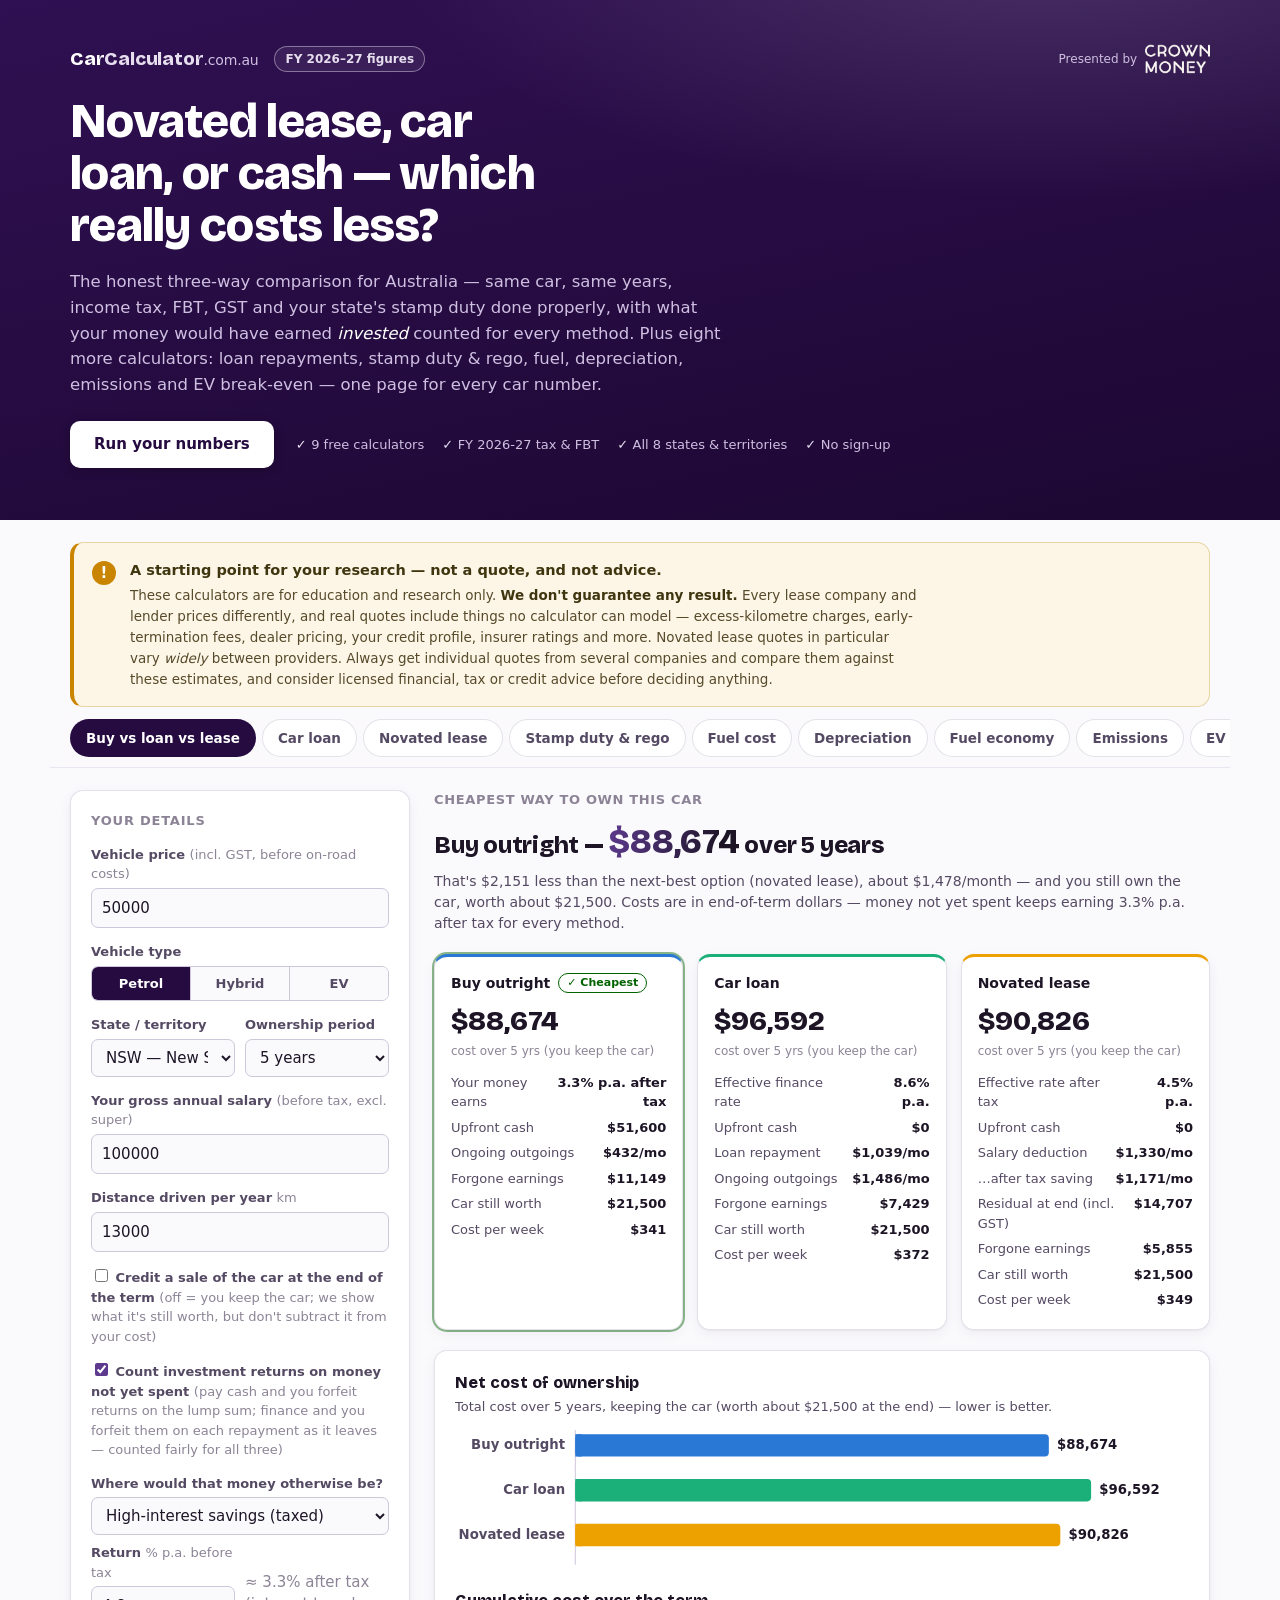
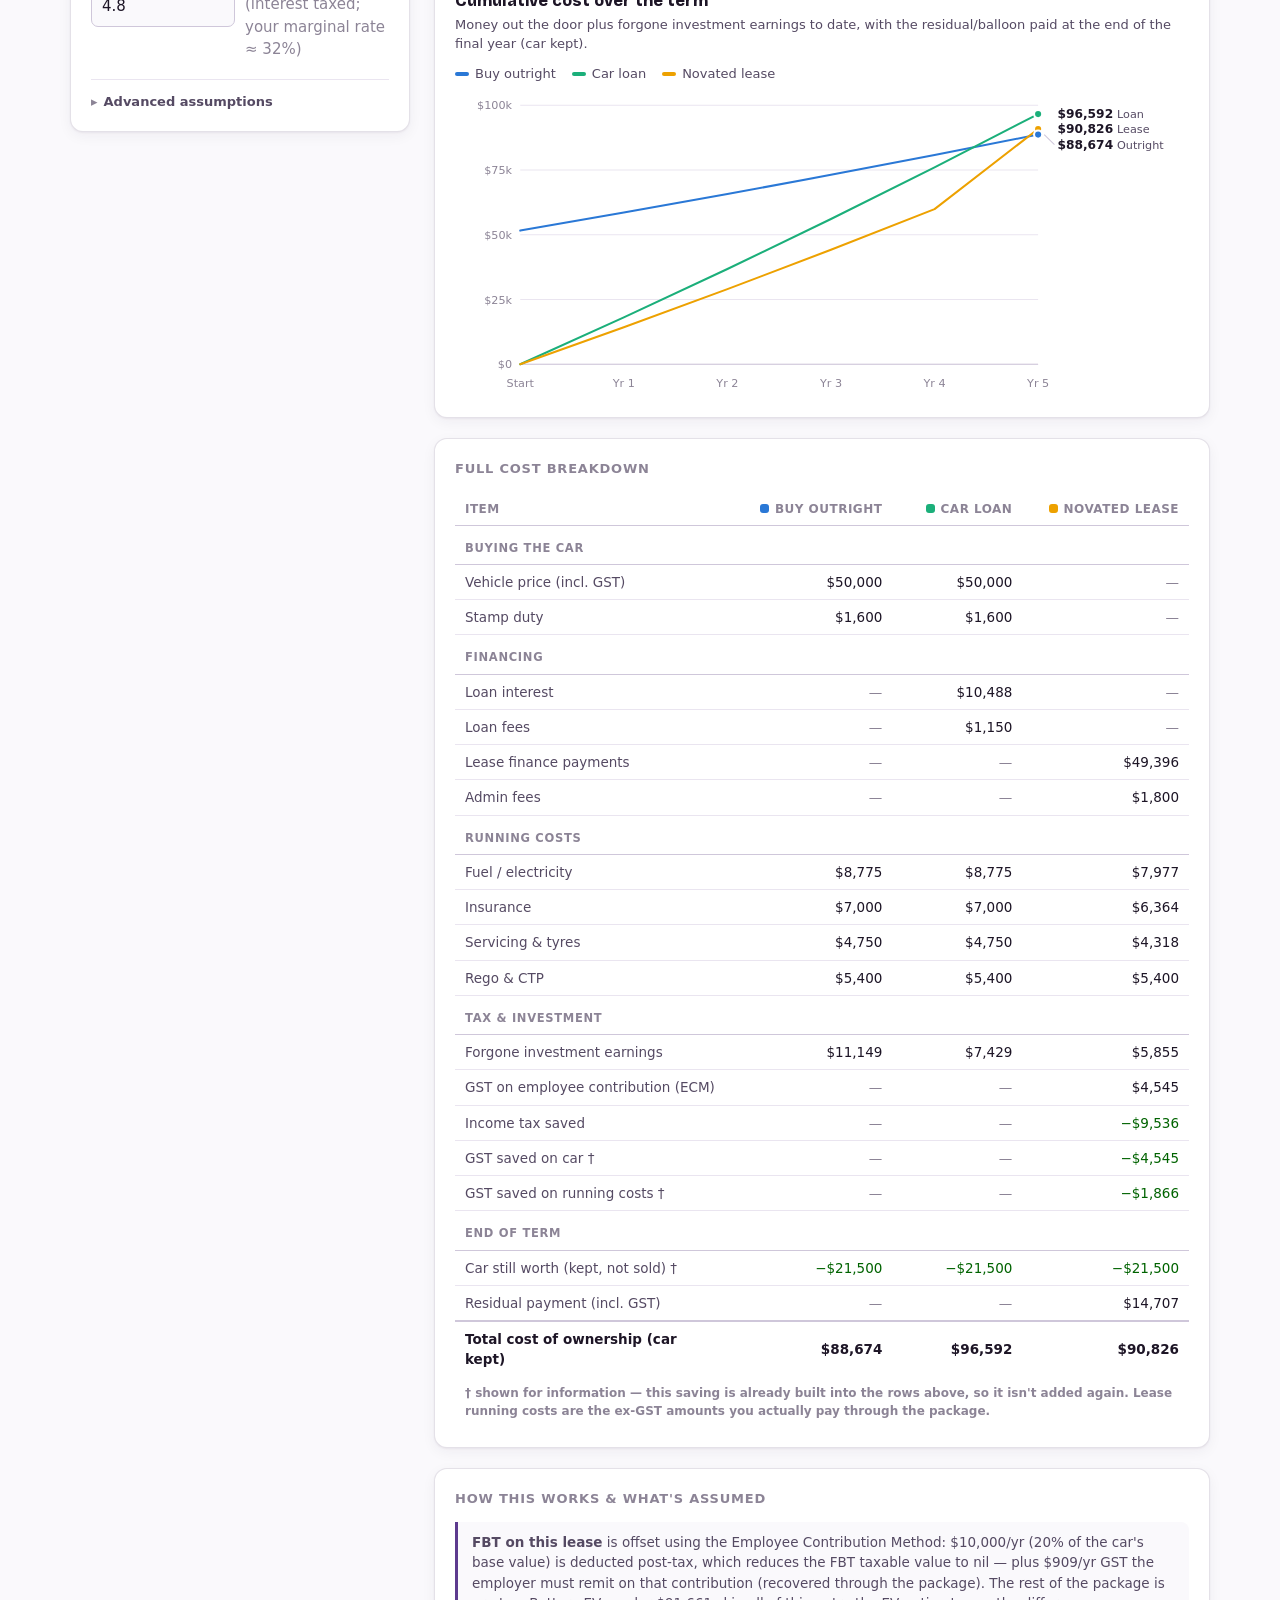
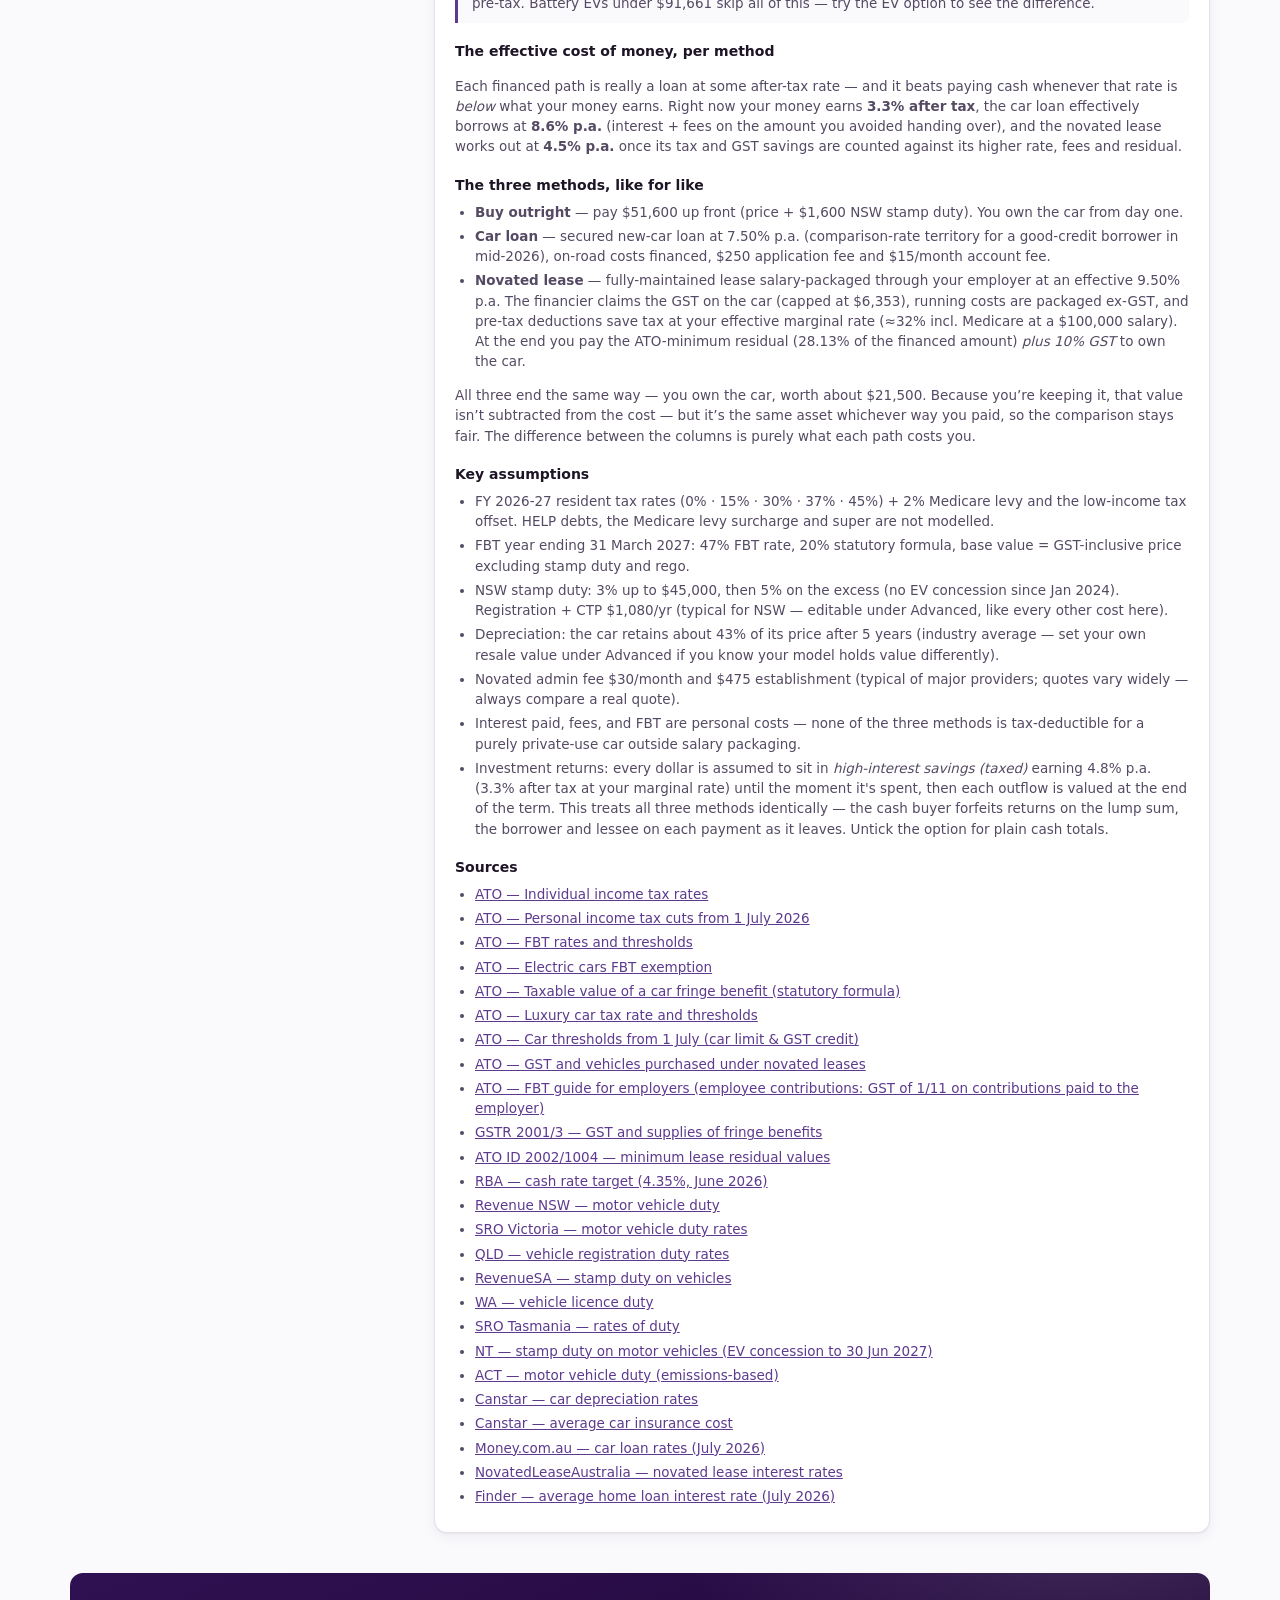
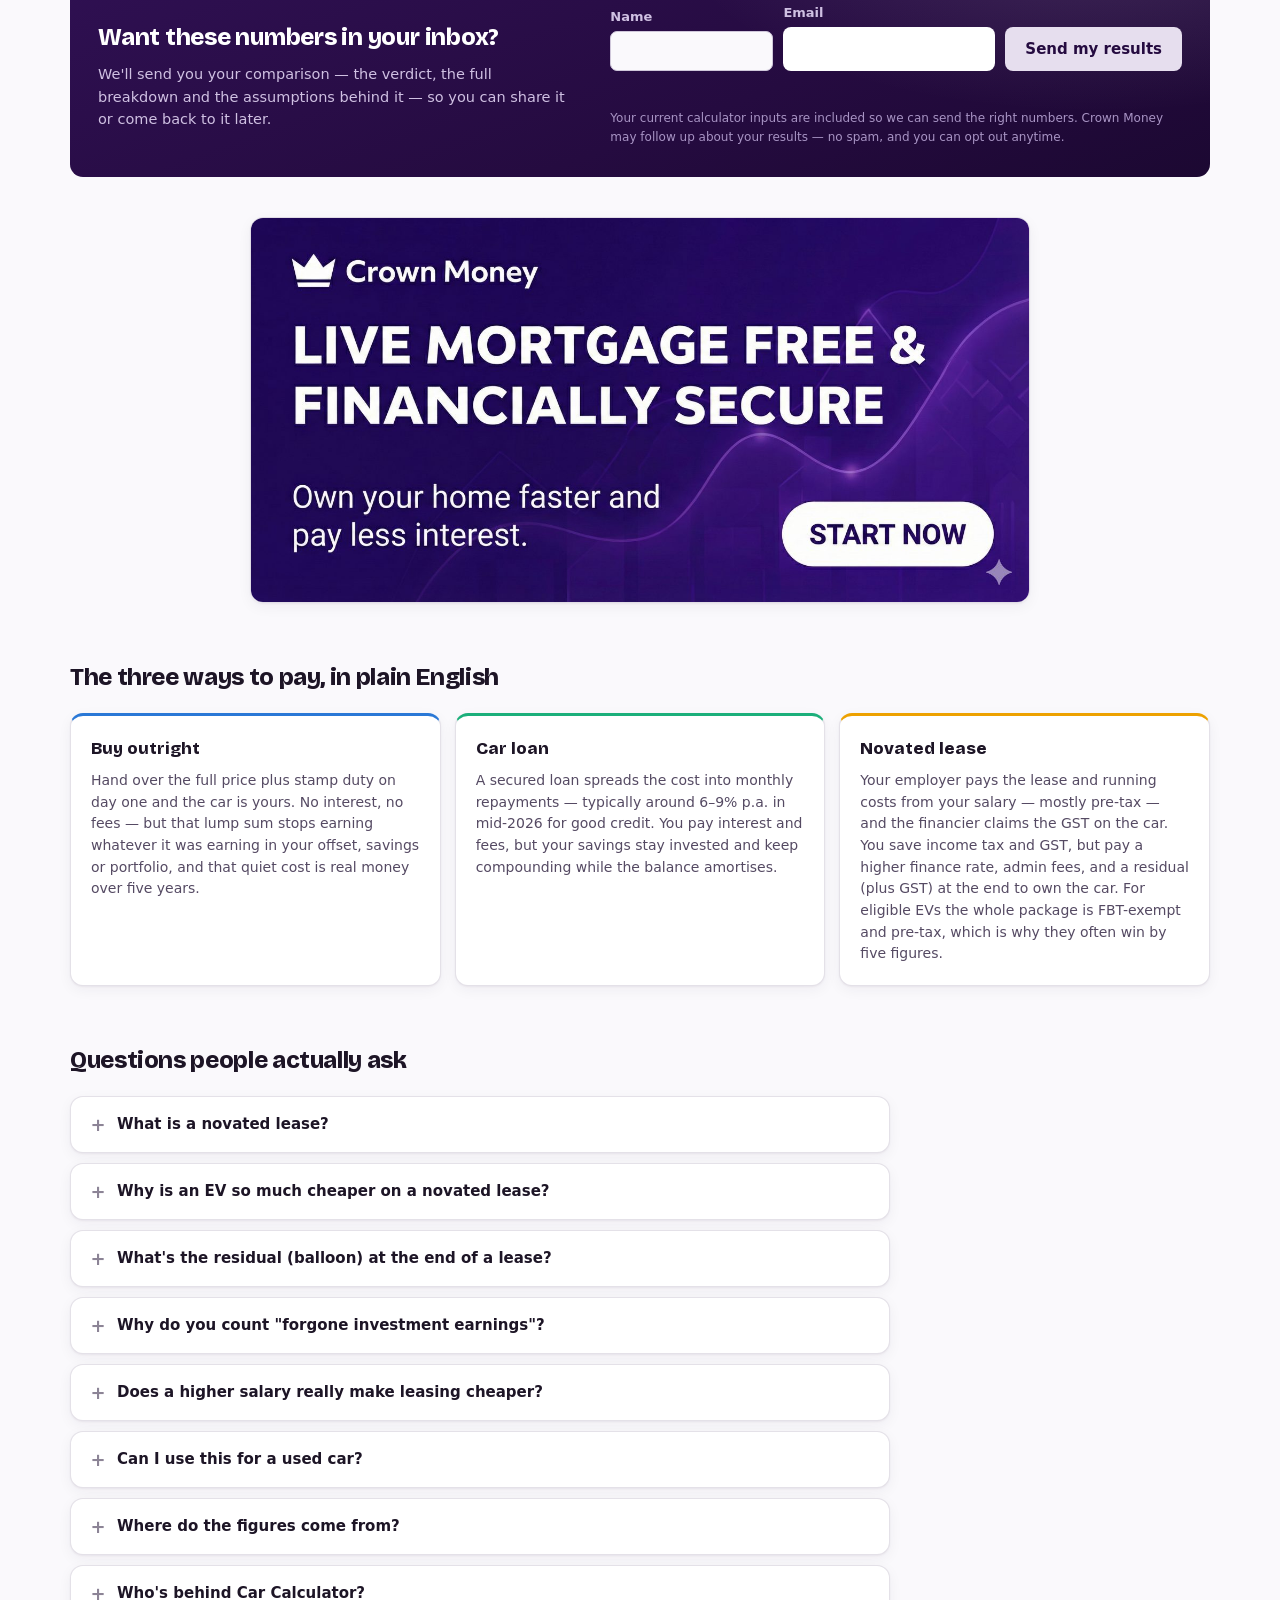
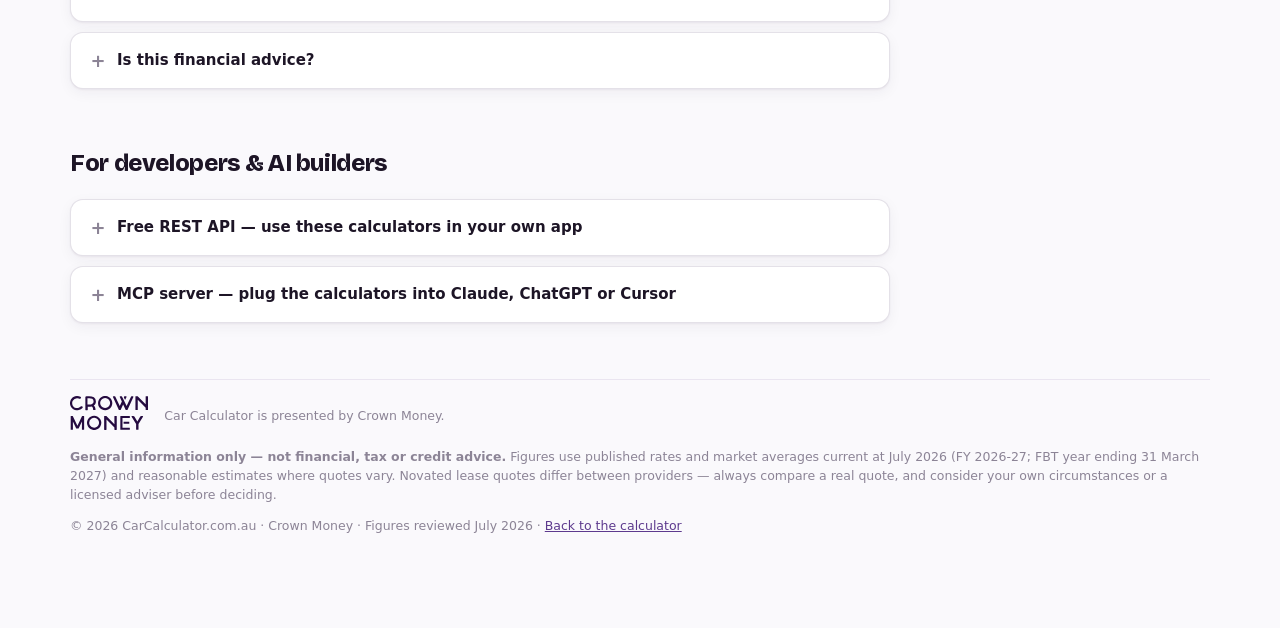
<file: index.html>
<!DOCTYPE html>
<html lang="en-AU">
<head>
  <meta charset="utf-8" />
  <meta name="viewport" content="width=device-width, initial-scale=1" />
  <meta name="color-scheme" content="light dark" />
  <title>Car Calculator — Australia's car cost calculators: lease vs loan vs cash, stamp duty, fuel, depreciation &amp; more | Crown Money</title>
  <meta name="description" content="Free Australian car calculators by Crown Money: compare a novated lease vs car loan vs paying cash with FY 2026-27 tax and FBT, plus car loan repayments, stamp duty & rego for every state, fuel costs, depreciation, fuel economy, CO2 emissions and EV break-even." />
  <link rel="canonical" href="https://carcalculator.com.au/" />
  <meta property="og:type" content="website" />
  <meta property="og:title" content="Car Calculator — lease vs loan vs cash, compared properly" />
  <meta property="og:description" content="See the true 1–5 year cost of owning the same car three ways, with Australian tax, FBT and stamp duty done right. Presented by Crown Money." />
  <meta property="og:url" content="https://carcalculator.com.au/" />
  <meta property="og:locale" content="en_AU" />
  <meta property="og:site_name" content="Car Calculator" />
  <meta property="og:image" content="https://carcalculator.com.au/assets/og-image.png" />
  <meta property="og:image:width" content="1200" />
  <meta property="og:image:height" content="630" />
  <meta property="og:image:alt" content="Car Calculator — lease, loan, or cash: which really costs less? Presented by Crown Money." />
  <meta name="twitter:card" content="summary_large_image" />
  <meta name="twitter:title" content="Car Calculator — lease vs loan vs cash, compared properly" />
  <meta name="twitter:description" content="The honest three-way car cost comparison for Australia, FY 2026-27. Presented by Crown Money." />
  <meta name="twitter:image" content="https://carcalculator.com.au/assets/og-image.png" />
  <meta name="theme-color" content="#250b40" />
  <link rel="stylesheet" href="css/styles.css" />
  <link rel="icon" type="image/png" href="assets/favicon.png" />
  <script type="application/ld+json">
  {
    "@context": "https://schema.org",
    "@graph": [
      {
        "@type": "WebApplication",
        "name": "Car Calculator",
        "url": "https://carcalculator.com.au/",
        "applicationCategory": "FinanceApplication",
        "operatingSystem": "Any",
        "offers": { "@type": "Offer", "price": "0", "priceCurrency": "AUD" },
        "description": "Australia's one-stop car calculators: buy vs loan vs novated lease comparison, car loan repayments, stamp duty and rego by state, fuel cost, depreciation, fuel economy, CO2 emissions and EV break-even.",
        "publisher": { "@type": "Organization", "name": "Crown Money", "url": "https://crownmoney.com.au/" },
        "featureList": [
          "Buy vs car loan vs novated lease comparison (FY 2026-27 tax, FBT, GST)",
          "Car loan repayment calculator",
          "Novated lease calculator",
          "Fuel & charging cost calculator",
          "Stamp duty & rego calculator for all Australian states",
          "Car depreciation calculator",
          "Fuel economy calculator",
          "Car CO2 emissions calculator",
          "EV vs petrol break-even calculator"
        ]
      },
      {
        "@type": "FAQPage",
        "mainEntity": [
          {
            "@type": "Question",
            "name": "What is a novated lease?",
            "acceptedAnswer": { "@type": "Answer", "text": "A three-way agreement between you, your employer and a finance company. The car and its running costs are paid out of your salary — mostly before tax — and the financier claims the GST on the purchase. At the end of the term you pay a residual value (plus GST) to own the car." }
          },
          {
            "@type": "Question",
            "name": "Why are electric vehicles so much cheaper on a novated lease?",
            "acceptedAnswer": { "@type": "Answer", "text": "Battery EVs priced under the luxury car tax fuel-efficient threshold ($91,661 for 2026-27) are exempt from fringe benefits tax, so the entire lease — car and running costs — can be paid from pre-tax salary. On a petrol car, part of the package must be paid post-tax to offset FBT." }
          },
          {
            "@type": "Question",
            "name": "Who is behind Car Calculator?",
            "acceptedAnswer": { "@type": "Answer", "text": "Car Calculator is presented free by Crown Money (crownmoney.com.au), an Australian mortgage broker helping people own their home faster and pay less interest." }
          },
          {
            "@type": "Question",
            "name": "Is it cheaper to buy a car with cash, a loan, or a novated lease?",
            "acceptedAnswer": { "@type": "Answer", "text": "It depends on the car, your salary, your state and what your money could earn invested. For eligible EVs a novated lease usually wins clearly. For petrol cars it's closer — the lease's tax and GST savings compete against its higher finance rate and fees. This calculator runs your exact numbers." }
          }
        ]
      }
    ]
  }
  </script>
</head>
<body>

<!-- ================================================================ hero -->
<header class="hero">
  <div class="wrap hero-inner">
    <div class="brand-row">
      <span class="brand">Car<em>Calculator</em><span class="tld">.com.au</span></span>
      <span class="fy-badge hero-badge" id="fyBadge">FY 2026–27 figures</span>
      <span class="presented">Presented by
        <img src="assets/crown-light.png" alt="Crown Money" width="400" height="185" /></span>
    </div>
    <h1 id="heroTitle">Novated lease, car loan, or&nbsp;cash — which really costs&nbsp;less?</h1>
    <p class="hero-sub" id="heroSub">
      The honest three-way comparison for Australia — same car, same years, income tax, FBT,
      GST and your state's stamp duty done properly, with what your money would have earned
      <em>invested</em> counted for every method. Plus eight more calculators: loan repayments,
      stamp duty &amp; rego, fuel, depreciation, emissions and EV break-even — one page for
      every car number.
    </p>
    <div class="hero-cta-row">
      <a class="cta" href="#calculator">Run your numbers</a>
      <ul class="hero-chips" aria-label="What's included">
        <li>9 free calculators</li>
        <li>FY 2026-27 tax &amp; FBT</li>
        <li>All 8 states &amp; territories</li>
        <li>No sign-up</li>
      </ul>
    </div>
  </div>
</header>

<div class="wrap">
  <!-- ===================================================== disclaimer -->
  <aside class="notice" role="note" aria-label="Important disclaimer">
    <div class="notice-icon" aria-hidden="true">!</div>
    <div>
      <p class="notice-title">A starting point for your research — not a quote, and not advice.</p>
      <p>These calculators are for education and research only. <strong>We don't guarantee any
        result.</strong> Every lease company and lender prices differently, and real quotes include
        things no calculator can model — excess-kilometre charges, early-termination fees, dealer
        pricing, your credit profile, insurer ratings and more. Novated lease quotes in particular
        vary <em>widely</em> between providers. Always get individual quotes from several companies
        and compare them against these estimates, and consider licensed financial, tax or credit
        advice before deciding anything.</p>
    </div>
  </aside>

  <!-- ========================================================== tabs -->
  <nav class="tabs" id="calculator" role="tablist" aria-label="Car calculators">
    <button role="tab" aria-selected="true" data-tab="compare">Buy vs loan vs lease</button>
    <button role="tab" aria-selected="false" data-tab="loan">Car loan</button>
    <button role="tab" aria-selected="false" data-tab="novated">Novated lease</button>
    <button role="tab" aria-selected="false" data-tab="duty">Stamp duty &amp; rego</button>
    <button role="tab" aria-selected="false" data-tab="fuel">Fuel cost</button>
    <button role="tab" aria-selected="false" data-tab="depreciation">Depreciation</button>
    <button role="tab" aria-selected="false" data-tab="economy">Fuel economy</button>
    <button role="tab" aria-selected="false" data-tab="emissions">Emissions</button>
    <button role="tab" aria-selected="false" data-tab="breakeven">EV break-even</button>
  </nav>

  <!-- ====================================================== calculator -->
  <section class="tab-panel" id="tab-compare" role="tabpanel">
  <div class="layout">
    <form class="panel" id="inputs" autocomplete="off">
      <h2>Your details</h2>

      <div class="field">
        <label for="price">Vehicle price <span class="hint">(incl. GST, before on-road costs)</span></label>
        <input type="number" id="price" min="5000" max="500000" step="500" value="50000" />
      </div>

      <div class="field">
        <label id="vtLabel">Vehicle type</label>
        <div class="seg" role="group" aria-labelledby="vtLabel" id="vehicleType">
          <button type="button" data-value="petrol" aria-pressed="true">Petrol</button>
          <button type="button" data-value="hybrid" aria-pressed="false">Hybrid</button>
          <button type="button" data-value="ev" aria-pressed="false">EV</button>
        </div>
      </div>

      <div class="field-row">
        <div class="field">
          <label for="state">State / territory</label>
          <select id="state"></select>
        </div>
        <div class="field">
          <label for="term">Ownership period</label>
          <select id="term">
            <option value="1">1 year</option>
            <option value="2">2 years</option>
            <option value="3">3 years</option>
            <option value="4">4 years</option>
            <option value="5" selected>5 years</option>
          </select>
        </div>
      </div>

      <div class="field">
        <label for="salary">Your gross annual salary <span class="hint">(before tax, excl. super)</span></label>
        <input type="number" id="salary" min="0" max="1000000" step="1000" value="100000" />
      </div>

      <div class="field">
        <label for="km">Distance driven per year <span class="hint">km</span></label>
        <input type="number" id="km" min="1000" max="60000" step="500" value="13000" />
      </div>

      <div class="field check-field">
        <label class="check">
          <input type="checkbox" id="sellAtEnd" />
          <span>Credit a sale of the car at the end of the term
            <span class="hint">(off = you keep the car; we show what it's still worth, but don't
            subtract it from your cost)</span></span>
        </label>
      </div>

      <div class="field check-field">
        <label class="check">
          <input type="checkbox" id="oppCost" checked />
          <span>Count investment returns on money not yet spent
            <span class="hint">(pay cash and you forfeit returns on the lump sum; finance and you
            forfeit them on each repayment as it leaves — counted fairly for all three)</span></span>
        </label>
      </div>

      <div class="field" id="investFields">
        <label for="investPreset">Where would that money otherwise be?</label>
        <select id="investPreset"></select>
        <div class="field-row" style="margin-top:8px">
          <div class="field" style="margin-bottom:0">
            <label for="investRate">Return <span class="hint">% p.a. before tax</span></label>
            <input type="number" id="investRate" min="0" max="20" step="0.1" value="4.8" />
          </div>
          <div class="field after-tax-note" style="margin-bottom:0">
            <label>&nbsp;</label>
            <p class="hint" id="afterTaxNote" style="margin:8px 0 0"></p>
          </div>
        </div>
      </div>

      <details class="advanced">
        <summary>Advanced assumptions</summary>
        <div class="fields">
          <p class="subhead">Finance</p>
          <div class="field-row">
            <div class="field">
              <label for="loanRate">Loan rate <span class="hint">% p.a.</span></label>
              <input type="number" id="loanRate" min="0" max="25" step="0.05" value="7.5" />
            </div>
            <div class="field">
              <label for="leaseRate">Lease rate <span class="hint">% p.a.</span></label>
              <input type="number" id="leaseRate" min="0" max="25" step="0.05" value="9.5" />
            </div>
          </div>
          <div class="field-row">
            <div class="field">
              <label for="loanDeposit">Loan deposit <span class="hint">$</span></label>
              <input type="number" id="loanDeposit" min="0" step="500" value="0" />
            </div>
            <div class="field">
              <label for="loanBalloon">Loan balloon <span class="hint">% of price</span></label>
              <input type="number" id="loanBalloon" min="0" max="50" step="5" value="0" />
            </div>
          </div>
          <div class="field-row">
            <div class="field">
              <label for="loanAppFee">Loan application fee <span class="hint">$</span></label>
              <input type="number" id="loanAppFee" min="0" step="10" value="250" />
            </div>
            <div class="field">
              <label for="loanMonthlyFee">Loan account fee <span class="hint">$/month</span></label>
              <input type="number" id="loanMonthlyFee" min="0" step="1" value="15" />
            </div>
          </div>
          <div class="field-row">
            <div class="field">
              <label for="leaseEstFee">Lease establishment <span class="hint">$</span></label>
              <input type="number" id="leaseEstFee" min="0" step="25" value="475" />
            </div>
            <div class="field">
              <label for="leaseAdminFee">Lease admin fee <span class="hint">$/month</span></label>
              <input type="number" id="leaseAdminFee" min="0" step="1" value="30" />
            </div>
          </div>

          <p class="subhead">Running costs (per year)</p>
          <div class="field-row">
            <div class="field">
              <label for="rego">Rego &amp; CTP <span class="hint">$ (auto-set by state)</span></label>
              <input type="number" id="rego" min="0" step="10" value="1080" />
            </div>
            <div class="field">
              <label for="insurance">Insurance <span class="hint">$</span></label>
              <input type="number" id="insurance" min="0" step="50" value="1400" />
            </div>
          </div>
          <div class="field-row">
            <div class="field">
              <label for="service">Servicing <span class="hint">$</span></label>
              <input type="number" id="service" min="0" step="50" value="600" />
            </div>
            <div class="field">
              <label for="tyres">Tyres <span class="hint">$</span></label>
              <input type="number" id="tyres" min="0" step="50" value="350" />
            </div>
          </div>
          <div class="field-row">
            <div class="field">
              <label for="fuelPrice" id="energyPriceLabel">Fuel price <span class="hint">$/L</span></label>
              <input type="number" id="fuelPrice" min="0" step="0.01" value="1.80" />
            </div>
            <div class="field">
              <label for="consumption" id="consumptionLabel">Fuel consumption <span class="hint">L/100 km</span></label>
              <input type="number" id="consumption" min="0" step="0.1" value="7.5" />
            </div>
          </div>

          <p class="subhead">Resale</p>
          <div class="field">
            <label for="resale">Resale value after term <span class="hint">(leave blank to auto-estimate)</span></label>
            <input type="number" id="resale" min="0" step="500" placeholder="auto" />
          </div>
        </div>
      </details>
    </form>

    <main>
      <noscript>
        <div class="panel" style="margin-bottom:20px">
          <p><strong>This calculator needs JavaScript.</strong> In short: it compares buying a car
            outright, with a secured loan (~7.5% p.a. in mid-2026), or via a novated lease — where
            payments come from pre-tax salary, the financier claims the GST, and battery EVs under
            $91,661 are FBT-exempt. Which wins depends on your salary, state, the car, and what your
            money would earn invested. Enable JavaScript to run your own numbers.</p>
        </div>
      </noscript>
      <section class="verdict" id="verdict" aria-live="polite"></section>

      <section class="cards" id="cards"></section>

      <div class="panel" style="margin-bottom:20px">
        <figure class="chart" id="barChartFig">
          <figcaption>Net cost of ownership</figcaption>
          <div class="figsub" id="barChartSub"></div>
          <div id="barChart"></div>
        </figure>

        <figure class="chart" id="lineChartFig" style="margin-bottom:0">
          <figcaption>Cumulative cost over the term</figcaption>
          <div class="figsub" id="lineChartSub"></div>
          <div class="legend" id="lineLegend"></div>
          <div id="lineChart"></div>
        </figure>
      </div>

      <div class="panel" style="margin-bottom:20px">
        <h2>Full cost breakdown</h2>
        <div class="table-scroll">
          <table class="breakdown" id="breakdown"></table>
        </div>
      </div>

      <div class="panel notes">
        <h2>How this works &amp; what's assumed</h2>
        <div id="notes"></div>
      </div>
    </main>
  </div>

  <!-- ============================================================ lead -->
  <section class="lead" aria-labelledby="leadH">
    <div class="lead-inner">
      <div class="lead-copy">
        <h2 id="leadH">Want these numbers in your inbox?</h2>
        <p>We'll send you your comparison — the verdict, the full breakdown and the
          assumptions behind it — so you can share it or come back to it later.</p>
      </div>
      <form id="leadForm" novalidate>
        <div class="lead-fields">
          <div class="field">
            <label for="leadName">Name</label>
            <input type="text" id="leadName" name="name" autocomplete="name" required />
          </div>
          <div class="field">
            <label for="leadEmail">Email</label>
            <input type="email" id="leadEmail" name="email" autocomplete="email" required />
          </div>
          <!-- honeypot: bots fill it, humans never see it -->
          <input type="text" id="leadCompany" name="company" tabindex="-1" autocomplete="off" aria-hidden="true" />
          <button type="submit" class="lead-submit" id="leadSubmit">Send my results</button>
        </div>
        <p class="lead-status" id="leadStatus" role="status"></p>
        <p class="lead-privacy">Your current calculator inputs are included so we can send the right
          numbers. Crown Money may follow up about your results — no spam, and you can opt out anytime.</p>
      </form>
    </div>
  </section>
  </section>

  <!-- ======================================================= car loan -->
  <section class="tab-panel" id="tab-loan" role="tabpanel" hidden>
    <div class="layout-mini">
      <form class="panel" autocomplete="off">
        <h2>Car loan</h2>
        <div class="field"><label for="ln-amount">Loan amount <span class="hint">$</span></label>
          <input type="number" id="ln-amount" min="1000" step="500" value="40000" /></div>
        <div class="field-row">
          <div class="field"><label for="ln-rate">Interest rate <span class="hint">% p.a.</span></label>
            <input type="number" id="ln-rate" min="0" max="30" step="0.05" value="7.5" /></div>
          <div class="field"><label for="ln-years">Term <span class="hint">years</span></label>
            <input type="number" id="ln-years" min="1" max="10" step="1" value="5" /></div>
        </div>
        <div class="field-row">
          <div class="field"><label for="ln-freq">Repayments</label>
            <select id="ln-freq">
              <option value="12" selected>Monthly</option>
              <option value="26">Fortnightly</option>
              <option value="52">Weekly</option>
            </select></div>
          <div class="field"><label for="ln-balloon">Balloon <span class="hint">% of amount</span></label>
            <input type="number" id="ln-balloon" min="0" max="50" step="5" value="0" /></div>
        </div>
        <div class="field-row">
          <div class="field"><label for="ln-appfee">Application fee <span class="hint">$</span></label>
            <input type="number" id="ln-appfee" min="0" step="10" value="250" /></div>
          <div class="field"><label for="ln-monthfee">Account fee <span class="hint">$/month</span></label>
            <input type="number" id="ln-monthfee" min="0" step="1" value="15" /></div>
        </div>
      </form>
      <div class="panel"><div id="ln-results"></div></div>
    </div>
  </section>

  <!-- =================================================== novated lease -->
  <section class="tab-panel" id="tab-novated" role="tabpanel" hidden>
    <div class="layout-mini">
      <form class="panel" autocomplete="off">
        <h2>Novated lease estimate</h2>
        <div class="field"><label for="nv-price">Vehicle price <span class="hint">(incl. GST)</span></label>
          <input type="number" id="nv-price" min="5000" step="500" value="50000" /></div>
        <div class="field-row">
          <div class="field"><label for="nv-type">Vehicle type</label>
            <select id="nv-type">
              <option value="petrol" selected>Petrol</option>
              <option value="hybrid">Hybrid</option>
              <option value="ev">EV</option>
            </select></div>
          <div class="field"><label for="nv-state">State</label><select id="nv-state"></select></div>
        </div>
        <div class="field-row">
          <div class="field"><label for="nv-term">Term</label>
            <select id="nv-term">
              <option value="1">1 year</option><option value="2">2 years</option>
              <option value="3">3 years</option><option value="4">4 years</option>
              <option value="5" selected>5 years</option>
            </select></div>
          <div class="field"><label for="nv-salary">Salary <span class="hint">$/yr</span></label>
            <input type="number" id="nv-salary" min="0" step="1000" value="100000" /></div>
        </div>
        <div class="field"><label for="nv-km">Distance <span class="hint">km/yr</span></label>
          <input type="number" id="nv-km" min="1000" step="500" value="13000" /></div>
        <p class="hint" style="margin:6px 0 0">Uses typical running costs and a 9.5% effective lease
          rate — the <a href="#" data-goto="compare">full comparison tab</a> lets you edit everything.</p>
      </form>
      <div class="panel"><div id="nv-results"></div></div>
    </div>
  </section>

  <!-- =============================================== stamp duty & rego -->
  <section class="tab-panel" id="tab-duty" role="tabpanel" hidden>
    <div class="layout-mini">
      <form class="panel" autocomplete="off">
        <h2>Stamp duty &amp; rego</h2>
        <div class="field"><label for="sd-price">Vehicle price <span class="hint">$ (dutiable value)</span></label>
          <input type="number" id="sd-price" min="1000" step="500" value="50000" /></div>
        <div class="field-row">
          <div class="field"><label for="sd-type">Vehicle type</label>
            <select id="sd-type">
              <option value="petrol" selected>Petrol / diesel</option>
              <option value="hybrid">Hybrid</option>
              <option value="ev">EV</option>
            </select></div>
          <div class="field"><label for="sd-state">Your state</label><select id="sd-state"></select></div>
        </div>
      </form>
      <div class="panel"><div id="sd-results"></div></div>
    </div>
  </section>

  <!-- ======================================================= fuel cost -->
  <section class="tab-panel" id="tab-fuel" role="tabpanel" hidden>
    <div class="layout-mini">
      <form class="panel" autocomplete="off">
        <h2>Fuel &amp; charging cost</h2>
        <div class="field"><label for="fu-type">Vehicle type</label>
          <select id="fu-type">
            <option value="petrol" selected>Petrol</option>
            <option value="diesel">Diesel</option>
            <option value="ev">EV</option>
          </select></div>
        <div class="field"><label for="fu-km">Distance <span class="hint">km/yr</span></label>
          <input type="number" id="fu-km" min="500" step="500" value="13000" /></div>
        <div class="field-row">
          <div class="field"><label for="fu-cons" id="fu-cons-label">Consumption <span class="hint">L/100 km</span></label>
            <input type="number" id="fu-cons" min="0" step="0.1" value="7.5" /></div>
          <div class="field"><label for="fu-price" id="fu-price-label">Fuel price <span class="hint">$/L</span></label>
            <input type="number" id="fu-price" min="0" step="0.01" value="1.80" /></div>
        </div>
      </form>
      <div class="panel"><div id="fu-results"></div></div>
    </div>
  </section>

  <!-- ==================================================== depreciation -->
  <section class="tab-panel" id="tab-depreciation" role="tabpanel" hidden>
    <div class="layout-mini">
      <form class="panel" autocomplete="off">
        <h2>Depreciation</h2>
        <div class="field"><label for="dp-price">Purchase price <span class="hint">$</span></label>
          <input type="number" id="dp-price" min="1000" step="500" value="50000" /></div>
        <div class="field-row">
          <div class="field"><label for="dp-years">Years of ownership</label>
            <select id="dp-years"></select></div>
          <div class="field"><label for="dp-mode">Curve</label>
            <select id="dp-mode">
              <option value="average" selected>Average new car</option>
              <option value="custom">Custom % per year</option>
            </select></div>
        </div>
        <div class="field" id="dp-custom-wrap" style="display:none">
          <label for="dp-custom">Annual depreciation <span class="hint">% of remaining value</span></label>
          <input type="number" id="dp-custom" min="0" max="50" step="0.5" value="14" />
        </div>
        <p class="hint" style="margin:6px 0 0">Strong-resale models (RAV4, Jimny…) hold far more;
          the trade-in value a dealer offers is typically a little under these private-sale figures.</p>
      </form>
      <div class="panel"><div id="dp-results"></div></div>
    </div>
  </section>

  <!-- ==================================================== fuel economy -->
  <section class="tab-panel" id="tab-economy" role="tabpanel" hidden>
    <div class="layout-mini">
      <form class="panel" autocomplete="off">
        <h2>Fuel economy</h2>
        <p class="hint" style="margin:0 0 12px">Fill up, note the litres and the kms since your last
          fill, and get your real-world consumption.</p>
        <div class="field-row">
          <div class="field"><label for="fe-km">Distance travelled <span class="hint">km</span></label>
            <input type="number" id="fe-km" min="1" step="1" value="520" /></div>
          <div class="field"><label for="fe-litres">Fuel used <span class="hint">litres</span></label>
            <input type="number" id="fe-litres" min="0.1" step="0.1" value="38" /></div>
        </div>
        <div class="field"><label for="fe-price">Fuel price <span class="hint">$/L (optional, for cost)</span></label>
          <input type="number" id="fe-price" min="0" step="0.01" value="1.80" /></div>
      </form>
      <div class="panel"><div id="fe-results"></div></div>
    </div>
  </section>

  <!-- ======================================================= emissions -->
  <section class="tab-panel" id="tab-emissions" role="tabpanel" hidden>
    <div class="layout-mini">
      <form class="panel" autocomplete="off">
        <h2>CO₂ emissions</h2>
        <div class="field"><label for="em-type">Vehicle type</label>
          <select id="em-type">
            <option value="petrol" selected>Petrol</option>
            <option value="diesel">Diesel</option>
            <option value="hybrid">Hybrid</option>
            <option value="ev">EV (grid charged)</option>
          </select></div>
        <div class="field-row">
          <div class="field"><label for="em-cons" id="em-cons-label">Consumption <span class="hint">L/100 km</span></label>
            <input type="number" id="em-cons" min="0" step="0.1" value="7.5" /></div>
          <div class="field"><label for="em-km">Distance <span class="hint">km/yr</span></label>
            <input type="number" id="em-km" min="500" step="500" value="13000" /></div>
        </div>
      </form>
      <div class="panel"><div id="em-results"></div></div>
    </div>
  </section>

  <!-- ====================================================== break-even -->
  <section class="tab-panel" id="tab-breakeven" role="tabpanel" hidden>
    <div class="layout-mini">
      <form class="panel" autocomplete="off">
        <h2>EV vs petrol break-even</h2>
        <div class="field"><label for="be-km">Distance <span class="hint">km/yr</span></label>
          <input type="number" id="be-km" min="1000" step="500" value="13000" /></div>
        <p class="subhead">Petrol car</p>
        <div class="field-row">
          <div class="field"><label for="be-a-price">Price <span class="hint">$</span></label>
            <input type="number" id="be-a-price" min="1000" step="500" value="40000" /></div>
          <div class="field"><label for="be-a-cons">L/100 km</label>
            <input type="number" id="be-a-cons" min="0" step="0.1" value="7.5" /></div>
        </div>
        <div class="field-row">
          <div class="field"><label for="be-a-fuel">Fuel <span class="hint">$/L</span></label>
            <input type="number" id="be-a-fuel" min="0" step="0.01" value="1.80" /></div>
          <div class="field"><label for="be-a-service">Servicing <span class="hint">$/yr</span></label>
            <input type="number" id="be-a-service" min="0" step="50" value="600" /></div>
        </div>
        <p class="subhead">Electric car</p>
        <div class="field-row">
          <div class="field"><label for="be-b-price">Price <span class="hint">$</span></label>
            <input type="number" id="be-b-price" min="1000" step="500" value="55000" /></div>
          <div class="field"><label for="be-b-cons">kWh/100 km</label>
            <input type="number" id="be-b-cons" min="0" step="0.5" value="17" /></div>
        </div>
        <div class="field-row">
          <div class="field"><label for="be-b-power">Electricity <span class="hint">$/kWh</span></label>
            <input type="number" id="be-b-power" min="0" step="0.01" value="0.30" /></div>
          <div class="field"><label for="be-b-service">Servicing <span class="hint">$/yr</span></label>
            <input type="number" id="be-b-service" min="0" step="50" value="400" /></div>
        </div>
      </form>
      <div class="panel"><div id="be-results"></div></div>
    </div>
  </section>


  <!-- ========================================================== banner -->
  <aside class="ad-banner">
    <a href="https://crownmoney.com.au" target="_blank" rel="noopener">
      <img src="assets/crown-ad.jpg" width="1456" height="720" loading="lazy"
        alt="Crown Money — live mortgage free and financially secure. Own your home faster and pay less interest. Start now." />
    </a>
  </aside>

  <!-- ======================================================= explainer -->
  <section class="explainer" aria-labelledby="explainerH">
    <h2 id="explainerH" class="section-h">The three ways to pay, in plain English</h2>
    <div class="explain-cards">
      <article class="explain-card" data-method="outright">
        <h3>Buy outright</h3>
        <p>Hand over the full price plus stamp duty on day one and the car is yours. No interest,
          no fees — but that lump sum stops earning whatever it was earning in your offset,
          savings or portfolio, and that quiet cost is real money over five years.</p>
      </article>
      <article class="explain-card" data-method="loan">
        <h3>Car loan</h3>
        <p>A secured loan spreads the cost into monthly repayments — typically around 6–9% p.a.
          in mid-2026 for good credit. You pay interest and fees, but your savings stay invested
          and keep compounding while the balance amortises.</p>
      </article>
      <article class="explain-card" data-method="lease">
        <h3>Novated lease</h3>
        <p>Your employer pays the lease and running costs from your salary — mostly pre-tax —
          and the financier claims the GST on the car. You save income tax and GST, but pay a
          higher finance rate, admin fees, and a residual (plus GST) at the end to own the car.
          For eligible EVs the whole package is FBT-exempt and pre-tax, which is why they often
          win by five figures.</p>
      </article>
    </div>
  </section>

  <!-- ============================================================= FAQ -->
  <section class="faq" aria-labelledby="faqH">
    <h2 id="faqH" class="section-h">Questions people actually ask</h2>

    <details>
      <summary>What is a novated lease?</summary>
      <p>A three-way deal between you, your employer and a financier. The employer takes over
        ("novates") your lease obligations and pays the car and its budgeted running costs out of
        your salary — mostly before tax. If you change jobs, the lease un-novates and either moves
        to your new employer or reverts to you as a normal lease.</p>
    </details>
    <details>
      <summary>Why is an EV so much cheaper on a novated lease?</summary>
      <p>Battery EVs under the luxury-car-tax fuel-efficient threshold (<strong>$91,661</strong> for
        2026-27, measured at first retail sale) are exempt from fringe benefits tax. That means the
        <em>entire</em> package — finance and running costs — comes out of pre-tax salary with no
        post-tax offset required. Plug-in hybrids lost this exemption on 1 April 2025. Note the
        benefit is still <em>reportable</em> (RFBA), which can affect things like HELP repayments
        and the Medicare levy surcharge, though not your income tax.</p>
    </details>
    <details>
      <summary>What's the residual (balloon) at the end of a lease?</summary>
      <p>The ATO sets minimum residual values so a lease is genuinely a lease — for example
        <strong>28.13%</strong> of the financed amount on a 5-year term. When the term ends you pay
        the residual <em>plus 10% GST</em> to own the car, refinance it, or sell/trade the car and
        keep anything above the residual, tax-free.</p>
    </details>
    <details>
      <summary>Why do you count "forgone investment earnings"?</summary>
      <p>Because a dollar spent today costs more than a dollar spent in year five. If you pay cash,
        your lump sum stops earning from day one. If you finance, each repayment stops earning only
        when it leaves your account. We future-value every outflow at your after-tax return —
        mortgage-offset money is tax-free, savings interest is taxed at your marginal rate, share
        returns roughly half — so all three methods are treated identically. Untick the option to
        see plain cash totals instead.</p>
    </details>
    <details>
      <summary>Does a higher salary really make leasing cheaper?</summary>
      <p>Yes — the pre-tax deductions save tax at your marginal rate, so someone on $200k (45% + 2%
        Medicare) saves more per packaged dollar than someone on $70k (30% + 2%). The calculator
        computes the exact tax difference at your salary, including bracket crossings.</p>
    </details>
    <details>
      <summary>Can I use this for a used car?</summary>
      <p>Mostly. Stamp duty, loan and running-cost maths work the same. Two caveats: our default
        resale curve assumes a new car (set your own resale value under Advanced), and novated
        leases on older cars are restricted — most financiers require the car to be under
        ~12-15 years old at the end of the term.</p>
    </details>
    <details>
      <summary>Where do the figures come from?</summary>
      <p>ATO published rates for FY 2026-27 (income tax, FBT, LCT, car limit, lease residuals),
        state revenue offices for stamp duty, and market averages current at July 2026 for loan
        and lease rates, insurance and running costs. Every source is linked in the methodology
        panel above, and every assumption is editable.</p>
    </details>
    <details>
      <summary>Who's behind Car Calculator?</summary>
      <p><a href="https://crownmoney.com.au/" rel="noopener">Crown Money</a> — an Australian mortgage
        broker whose whole mission is helping people <strong>own their home faster and pay less
        interest</strong>. That's also why this tool takes "what your money could earn in a mortgage
        offset" so seriously: for most households the offset is the benchmark every car-finance
        decision should be measured against. The calculators are free, and if the mortgage side of
        your money could work harder, <a href="https://crownmoney.com.au/" rel="noopener">talk to
        Crown Money</a>.</p>
    </details>
    <details>
      <summary>Is this financial advice?</summary>
      <p>No — it's general information calculated from published rates and your inputs. It doesn't
        consider your objectives, financial situation or needs. Novated lease quotes vary widely
        between providers, so always compare a real quote, and consider licensed advice before
        committing.</p>
    </details>
  </section>

  <!-- ====================================================== developers -->
  <section class="faq" aria-labelledby="devH">
    <h2 id="devH" class="section-h">For developers &amp; AI builders</h2>
    <details>
      <summary>Free REST API — use these calculators in your own app</summary>
      <p>Every calculator is available as a JSON API on this domain — no key required.
        <code>GET https://carcalculator.com.au/api/compare?price=62000&amp;vehicleType=ev&amp;state=NSW&amp;salary=100000</code>
        returns the full three-way comparison; likewise <code>/api/loan</code>, <code>/api/stamp-duty</code>,
        <code>/api/novated-lease</code>, <code>/api/fuel</code>, <code>/api/depreciation</code>,
        <code>/api/emissions</code> and <code>/api/break-even</code> (GET query params or POST JSON).
        The machine-readable spec at <a href="/api/openapi.json">/api/openapi.json</a> plugs straight into
        Zapier, Make, Power Automate and GPT Actions. Start at <a href="/api">/api</a> for the index.
        Every response carries the figures vintage and the disclaimer — please surface both to your users.</p>
    </details>
    <details>
      <summary>MCP server — plug the calculators into Claude, ChatGPT or Cursor</summary>
      <p>AI assistants that speak the Model Context Protocol can use all eight calculators as tools:
        add <code>https://carcalculator.com.au/mcp</code> as a remote MCP server (no authentication) and
        ask things like <em>"is a novated lease cheaper than a loan for a $70k EV on a $120k salary in
        VIC?"</em> — the assistant will call the same engine this site uses, with current FY 2026-27
        figures.</p>
    </details>
  </section>

  <footer class="site">
    <div class="footer-brand">
      <a href="https://crownmoney.com.au" rel="noopener" aria-label="Crown Money">
        <img class="crown-logo-dark" src="assets/header-logo.svg" alt="Crown Money" width="333" height="145" />
        <img class="crown-logo-light" src="assets/crown-light.png" alt="Crown Money" width="400" height="185" />
      </a>
      <span>Car Calculator is presented by Crown Money.</span>
    </div>
    <p><strong>General information only — not financial, tax or credit advice.</strong>
      Figures use published rates and market averages current at July 2026 (FY 2026-27; FBT year ending
      31 March 2027) and reasonable estimates where quotes vary. Novated lease quotes differ between
      providers — always compare a real quote, and consider your own circumstances or a licensed adviser
      before deciding.</p>
    <p>© 2026 CarCalculator.com.au · Crown Money · Figures reviewed July 2026 · <a href="#calculator">Back to the calculator</a></p>
  </footer>
</div>

<div class="viz-tooltip" id="tooltip" role="status"></div>

<script type="module" src="js/app.js"></script>
<script type="module" src="js/tools.js"></script>
</body>
</html>
</file>
<file: css/styles.css>
/* Car Calculator — Australia
   Role-based tokens; light/dark; Crown Money brand. */

/* Display face: Bricolage Grotesque (latin subset, self-hosted) — used for
   headings and hero numbers; body text stays on the system sans. */
@font-face {
  font-family: 'Bricolage Grotesque';
  font-style: normal;
  font-weight: 600;
  font-display: swap;
  src: url('../assets/fonts/bricolage-600.woff2') format('woff2');
}
@font-face {
  font-family: 'Bricolage Grotesque';
  font-style: normal;
  font-weight: 800;
  font-display: swap;
  src: url('../assets/fonts/bricolage-800.woff2') format('woff2');
}

/* Crown Money brand: #250B40 (crown purple) · #E6DEEE (lavender) · white.
   Neutrals are tinted toward the brand purple; chart series stay on the
   validated categorical palette. */
:root {
  --crown: #250b40;
  --lavender: #e6deee;

  --page: #faf9fc;
  --surface-1: #ffffff;
  --text-primary: #1d1526;
  --text-secondary: #554a63;
  --text-muted: #8c8496;
  --grid: #eae5f0;
  --baseline: #cfc7da;
  --border: rgba(37, 11, 64, 0.12);
  --good-text: #006300;

  /* Method series colors — categorical slots 1-3, fixed order */
  --series-outright: #2a78d6; /* blue */
  --series-loan: #1baf7a;     /* aqua */
  --series-lease: #eda100;    /* yellow */

  --accent: #5d3a8e;      /* readable brand-purple tint for links/focus */
  --btn-bg: #250b40;      /* selected controls */
  --btn-ink: #ffffff;
  --radius: 13px;
  --shadow: 0 1px 2px rgba(37, 11, 64, 0.05), 0 4px 14px rgba(37, 11, 64, 0.05);
  --shadow-lift: 0 2px 4px rgba(37, 11, 64, 0.07), 0 12px 28px rgba(37, 11, 64, 0.11);
  --glass: rgba(250, 249, 252, 0.82);
  --focus-ring: rgba(93, 58, 142, 0.25);
  --font-display: 'Bricolage Grotesque', system-ui, -apple-system, 'Segoe UI', sans-serif;
  --show-dark-logo: inline;
  --show-light-logo: none;
}

@media (prefers-color-scheme: dark) {
  :root {
    --page: #120b1c;
    --surface-1: #1d1329;
    --text-primary: #ffffff;
    --text-secondary: #cfc5dc;
    --text-muted: #948aa3;
    --grid: #2e2440;
    --baseline: #413456;
    --border: rgba(255, 255, 255, 0.1);
    --good-text: #0ca30c;

    --series-outright: #3987e5;
    --series-loan: #199e70;
    --series-lease: #c98500;

    --accent: #cbb3ec;
    --btn-bg: #e6deee;
    --btn-ink: #250b40;
    --shadow: none;
    --shadow-lift: 0 2px 4px rgba(0, 0, 0, 0.4), 0 12px 28px rgba(0, 0, 0, 0.45);
    --glass: rgba(18, 11, 28, 0.8);
    --focus-ring: rgba(203, 179, 236, 0.3);
    --show-dark-logo: none;
    --show-light-logo: inline;
  }
}

/* Explicit theme override (e.g. a host page's toggle stamping data-theme)
   must win over the OS preference in both directions. */
:root[data-theme="dark"] {
  --page: #120b1c;
  --surface-1: #1d1329;
  --text-primary: #ffffff;
  --text-secondary: #cfc5dc;
  --text-muted: #948aa3;
  --grid: #2e2440;
  --baseline: #413456;
  --border: rgba(255, 255, 255, 0.1);
  --good-text: #0ca30c;
  --series-outright: #3987e5;
  --series-loan: #199e70;
  --series-lease: #c98500;
  --accent: #cbb3ec;
  --btn-bg: #e6deee;
  --btn-ink: #250b40;
  --shadow: none;
  --shadow-lift: 0 2px 4px rgba(0, 0, 0, 0.4), 0 12px 28px rgba(0, 0, 0, 0.45);
  --glass: rgba(18, 11, 28, 0.8);
  --focus-ring: rgba(203, 179, 236, 0.3);
  --show-dark-logo: none;
  --show-light-logo: inline;
}

:root[data-theme="light"] {
  --page: #faf9fc;
  --surface-1: #ffffff;
  --text-primary: #1d1526;
  --text-secondary: #554a63;
  --text-muted: #8c8496;
  --grid: #eae5f0;
  --baseline: #cfc7da;
  --border: rgba(37, 11, 64, 0.12);
  --good-text: #006300;
  --series-outright: #2a78d6;
  --series-loan: #1baf7a;
  --series-lease: #eda100;
  --accent: #5d3a8e;
  --btn-bg: #250b40;
  --btn-ink: #ffffff;
  --shadow: 0 1px 2px rgba(37, 11, 64, 0.05), 0 4px 14px rgba(37, 11, 64, 0.05);
  --shadow-lift: 0 2px 4px rgba(37, 11, 64, 0.07), 0 12px 28px rgba(37, 11, 64, 0.11);
  --glass: rgba(250, 249, 252, 0.82);
  --focus-ring: rgba(93, 58, 142, 0.25);
  --show-dark-logo: inline;
  --show-light-logo: none;
}

* { box-sizing: border-box; }

html { -webkit-text-size-adjust: 100%; }

body {
  margin: 0;
  background: var(--page);
  color: var(--text-primary);
  font: 15px/1.5 system-ui, -apple-system, "Segoe UI", sans-serif;
}

.wrap {
  max-width: 1180px;
  margin: 0 auto;
  padding: 0 20px 80px;
}

.hero .wrap { padding-bottom: 0; }

/* -------------------------------------------------------------- hero --- */
/* The hero commits to Crown purple in both themes. */

.hero {
  --hero-ink: #ffffff;
  --hero-ink-2: #cfc0e2;
  --hero-accent: #e6deee;
  background:
    radial-gradient(1100px 420px at 82% -10%, rgba(230, 222, 238, 0.16), transparent 60%),
    linear-gradient(168deg, #2f1052 0%, #250b40 55%, #1c0832 100%);
  color: var(--hero-ink);
  padding: 44px 0 52px;
}

.hero-inner { display: flex; flex-direction: column; gap: 18px; }

.brand-row { display: flex; flex-wrap: wrap; align-items: center; gap: 12px 16px; }

.brand {
  font-family: var(--font-display);
  font-size: 19px;
  font-weight: 800;
  letter-spacing: -0.01em;
}
.brand em { font-style: normal; color: var(--hero-accent); }
.brand .tld { font-weight: 500; color: var(--hero-ink-2); font-size: 14px; }

.presented {
  display: inline-flex;
  align-items: center;
  gap: 8px;
  font-size: 12px;
  color: var(--hero-ink-2);
  margin-left: auto;
}
.presented img { height: 30px; width: auto; display: block; }

@media (max-width: 700px) {
  .presented { margin-left: 0; width: 100%; }
}

.fy-badge {
  font-size: 12px;
  font-weight: 600;
  color: var(--text-secondary);
  border: 1px solid var(--border);
  background: var(--surface-1);
  border-radius: 999px;
  padding: 3px 10px;
  white-space: nowrap;
}
.hero-badge {
  color: var(--hero-accent);
  border-color: rgba(230, 222, 238, 0.45);
  background: rgba(230, 222, 238, 0.08);
}

.hero h1 {
  font-family: var(--font-display);
  font-size: clamp(30px, 5vw, 48px);
  line-height: 1.08;
  font-weight: 800;
  letter-spacing: -0.015em;
  margin: 4px 0 0;
  max-width: 21ch;
  text-wrap: balance;
}

.hero-sub {
  color: var(--hero-ink-2);
  font-size: 16.5px;
  line-height: 1.55;
  max-width: 62ch;
  margin: 0;
}
.hero-sub em { color: var(--hero-ink); font-style: italic; }

.hero-cta-row { display: flex; flex-wrap: wrap; align-items: center; gap: 14px 22px; margin-top: 6px; }

.cta {
  display: inline-block;
  background: #ffffff;
  color: #250b40;
  font-weight: 700;
  text-decoration: none;
  padding: 12px 24px;
  border-radius: 10px;
  box-shadow: 0 2px 10px rgba(0, 0, 0, 0.25);
  transition: transform 0.18s ease, box-shadow 0.18s ease, background-color 0.18s;
}
.cta:hover {
  background: var(--hero-accent);
  transform: translateY(-2px);
  box-shadow: 0 8px 22px rgba(0, 0, 0, 0.32);
}
.cta:focus-visible { outline: 2px solid var(--hero-accent); outline-offset: 2px; }

.hero-chips {
  display: flex;
  flex-wrap: wrap;
  gap: 6px 18px;
  list-style: none;
  margin: 0;
  padding: 0;
  font-size: 13px;
  color: var(--hero-ink-2);
}
.hero-chips li::before { content: "✓ "; color: var(--hero-accent); font-weight: 700; }

/* -------------------------------------------------------- disclaimer --- */

.notice {
  display: flex;
  gap: 14px;
  align-items: flex-start;
  margin: 22px 0 0;
  padding: 16px 18px;
  background: #fdf6e7;
  border: 1px solid #e8d5a4;
  border-left: 4px solid #c98500;
  border-radius: var(--radius);
  font-size: 13.5px;
  line-height: 1.55;
  color: #574a2a;
}
.notice p { margin: 0; max-width: 92ch; }
.notice .notice-title {
  font-weight: 700;
  font-size: 14.5px;
  color: #3f350f;
  margin-bottom: 4px;
}
.notice strong { color: #3f350f; }
.notice-icon {
  flex: none;
  width: 24px;
  height: 24px;
  border-radius: 50%;
  background: #c98500;
  color: #fff;
  font-weight: 800;
  font-size: 15px;
  line-height: 24px;
  text-align: center;
  margin-top: 2px;
}

@media (prefers-color-scheme: dark) {
  .notice { background: #2b2113; border-color: #57431a; border-left-color: #c98500; color: #dcc79b; }
  .notice .notice-title, .notice strong { color: #f0dfb8; }
}
:root[data-theme="dark"] .notice { background: #2b2113; border-color: #57431a; border-left-color: #c98500; color: #dcc79b; }
:root[data-theme="dark"] .notice .notice-title, :root[data-theme="dark"] .notice strong { color: #f0dfb8; }
:root[data-theme="light"] .notice { background: #fdf6e7; border-color: #e8d5a4; border-left-color: #c98500; color: #574a2a; }
:root[data-theme="light"] .notice .notice-title, :root[data-theme="light"] .notice strong { color: #3f350f; }

/* ---------------------------------------------------------- tab bar --- */

.tabs {
  position: sticky;
  top: 0;
  z-index: 30;
  display: flex;
  gap: 6px;
  margin: 0 -20px;
  padding: 12px 20px 10px;
  overflow-x: auto;
  scrollbar-width: none;
  -webkit-overflow-scrolling: touch;
  background: var(--glass);
  -webkit-backdrop-filter: blur(12px);
  backdrop-filter: blur(12px);
  border-bottom: 1px solid var(--grid);
}
.tabs::-webkit-scrollbar { display: none; }
.tabs button {
  flex: none;
  font: inherit;
  font-size: 13.5px;
  font-weight: 600;
  color: var(--text-secondary);
  background: var(--surface-1);
  border: 1px solid var(--border);
  border-radius: 999px;
  padding: 8px 15px;
  cursor: pointer;
  white-space: nowrap;
  transition: color 0.15s, background-color 0.15s, border-color 0.15s, transform 0.15s;
}
.tabs button:hover { color: var(--text-primary); transform: translateY(-1px); }
.tabs button[aria-selected="true"] {
  background: var(--btn-bg);
  color: var(--btn-ink);
  border-color: transparent;
}
.tabs button:focus-visible { outline: 2px solid var(--accent); outline-offset: 2px; }

.tab-panel { margin-top: 22px; }
.tab-panel[hidden] { display: none; }

.layout-mini {
  display: grid;
  grid-template-columns: 380px minmax(0, 1fr);
  gap: 24px;
  align-items: start;
}
.layout-mini > * { min-width: 0; }
@media (max-width: 900px) { .layout-mini { grid-template-columns: 1fr; } }

/* Mini-tool results */
.stat-grid {
  display: grid;
  grid-template-columns: repeat(auto-fit, minmax(150px, 1fr));
  gap: 12px 18px;
  margin-bottom: 14px;
}
.stat .stat-label { font-size: 12.5px; color: var(--text-muted); margin: 0 0 2px; }
.stat .stat-value { font-family: var(--font-display); font-size: 22px; font-weight: 800; margin: 0; }
.stat .stat-value small { font-size: 13px; font-weight: 600; color: var(--text-secondary); }
.stat.hero-stat .stat-value { font-size: 34px; }

table.mini {
  width: 100%;
  border-collapse: collapse;
  font-size: 13.5px;
}
table.mini th, table.mini td { padding: 6px 10px; text-align: right; border-bottom: 1px solid var(--grid); }
table.mini th:first-child, table.mini td:first-child { text-align: left; color: var(--text-secondary); }
table.mini thead th {
  font-size: 11.5px; text-transform: uppercase; letter-spacing: 0.04em;
  color: var(--text-muted); border-bottom: 1px solid var(--baseline);
}
table.mini td { font-variant-numeric: tabular-nums; }
table.mini tr.hl td { font-weight: 700; color: var(--text-primary); }

.result-note { font-size: 13px; color: var(--text-secondary); margin: 12px 0 0; max-width: 66ch; }
.result-note a { color: var(--accent); }

.chart-h {
  font-size: 12px;
  font-weight: 700;
  text-transform: uppercase;
  letter-spacing: 0.05em;
  color: var(--text-muted);
  margin: 20px 0 8px;
}

.mini-legend { margin: 8px 0 0; font-size: 12.5px; }
.mini-legend .swatch { width: 10px; height: 10px; border-radius: 3px; }
.mini-legend strong { color: var(--text-primary); font-variant-numeric: tabular-nums; }

.prefill-btn {
  display: inline-block;
  margin-top: 18px;
  font: inherit;
  font-size: 14px;
  font-weight: 700;
  color: var(--btn-ink);
  background: var(--btn-bg);
  border: none;
  border-radius: 8px;
  padding: 11px 20px;
  cursor: pointer;
  transition: transform 0.18s ease, box-shadow 0.18s ease, filter 0.18s;
}
.prefill-btn:hover { transform: translateY(-1px); box-shadow: var(--shadow-lift); filter: brightness(1.05); }
.prefill-btn:focus-visible { outline: 2px solid var(--accent); outline-offset: 2px; }
@media (prefers-reduced-motion: reduce) {
  .prefill-btn, .prefill-btn:hover { transition: none; transform: none; }
}

/* -------------------------------------------------------------- lead --- */

.lead {
  margin-top: 40px;
  background:
    radial-gradient(700px 300px at 90% -20%, rgba(230, 222, 238, 0.14), transparent 60%),
    linear-gradient(160deg, #2f1052 0%, #250b40 60%, #1c0832 100%);
  border-radius: var(--radius);
  color: #fff;
  padding: 30px 28px;
}

.lead-inner {
  display: grid;
  grid-template-columns: minmax(0, 5fr) minmax(0, 6fr);
  gap: 20px 36px;
  align-items: center;
}
@media (max-width: 820px) { .lead-inner { grid-template-columns: 1fr; } }

.lead h2 {
  font-family: var(--font-display);
  font-size: 24px;
  font-weight: 800;
  letter-spacing: -0.01em;
  margin: 0 0 8px;
  text-wrap: balance;
}
.lead p { margin: 0; color: #cfc0e2; font-size: 14.5px; line-height: 1.55; }

.lead-fields {
  display: grid;
  grid-template-columns: 1fr 1.3fr auto;
  gap: 10px;
  align-items: end;
}
@media (max-width: 560px) { .lead-fields { grid-template-columns: 1fr; } }

.lead .field { margin: 0; }
.lead .field label { color: #cfc0e2; }
.lead .field input {
  width: 100%;
  padding: 10px 12px;
  font: inherit;
  color: #1d1526;
  background: #fff;
  border: 1px solid transparent;
  border-radius: 8px;
}
.lead .field input:focus-visible {
  outline: none;
  box-shadow: 0 0 0 3px rgba(230, 222, 238, 0.45);
}

#leadCompany { position: absolute; left: -9999px; width: 1px; height: 1px; opacity: 0; }

.lead-submit {
  font: inherit;
  font-weight: 700;
  background: var(--lavender);
  color: #250b40;
  border: none;
  border-radius: 8px;
  padding: 11px 20px;
  cursor: pointer;
  white-space: nowrap;
  transition: transform 0.18s ease, box-shadow 0.18s ease, background-color 0.18s;
}
.lead-submit:hover { background: #fff; transform: translateY(-1px); }
.lead-submit:disabled { opacity: 0.6; cursor: default; transform: none; }
.lead-submit:focus-visible { outline: 2px solid #fff; outline-offset: 2px; }

.lead-status { min-height: 20px; font-size: 13.5px; margin: 10px 0 0 !important; color: #fff !important; }
.lead-status.error { color: #ffb3ad !important; }
.lead-privacy { font-size: 12px !important; color: #a894c4 !important; margin-top: 8px !important; }

@media (prefers-reduced-motion: reduce) {
  .lead-submit, .lead-submit:hover { transition: none; transform: none; }
}

/* ------------------------------------------------------------ banner --- */

.ad-banner { margin-top: 40px; }
.ad-banner a { display: block; max-width: 780px; margin: 0 auto; }
.ad-banner img {
  width: 100%;
  height: auto;
  display: block;
  border-radius: var(--radius);
  border: 1px solid var(--border);
  box-shadow: var(--shadow);
  transition: transform 0.2s ease, box-shadow 0.2s ease;
}
.ad-banner a:hover img { transform: translateY(-3px) scale(1.005); box-shadow: var(--shadow-lift); }

.wrap > .layout { margin-top: 28px; }

/* ------------------------------------------------------------ layout --- */

.layout {
  display: grid;
  grid-template-columns: 340px minmax(0, 1fr);
  gap: 24px;
  align-items: start;
}

/* Grid items default to min-width:auto, which lets wide content (the
   breakdown table) blow out the page on small screens. */
.layout > * { min-width: 0; }

@media (max-width: 900px) {
  .layout { grid-template-columns: 1fr; }
}

@media (max-width: 700px) {
  .seg button { padding: 10px 4px; }
  .hero { padding: 30px 0 38px; }
  .wrap > .layout { margin-top: 20px; }
  .panel { padding: 16px; }
  .explainer, .faq { margin-top: 40px; }
}

.panel {
  background: var(--surface-1);
  border: 1px solid var(--border);
  border-radius: var(--radius);
  box-shadow: var(--shadow);
  padding: 20px;
}

.panel h2 {
  font-size: 13px;
  font-weight: 700;
  text-transform: uppercase;
  letter-spacing: 0.06em;
  color: var(--text-muted);
  margin: 0 0 14px;
}

/* ------------------------------------------------------------ inputs --- */

.field { margin-bottom: 14px; }

.field label {
  display: block;
  font-size: 13px;
  font-weight: 600;
  color: var(--text-secondary);
  margin-bottom: 4px;
}

.field .hint { font-weight: 400; color: var(--text-muted); }

.field input[type="number"],
.field input[type="text"],
.field select {
  width: 100%;
  padding: 8px 10px;
  font: inherit;
  color: var(--text-primary);
  background: var(--page);
  border: 1px solid var(--baseline);
  border-radius: 7px;
}

.field input, .field select { transition: border-color 0.15s, box-shadow 0.15s; }
.field input:focus-visible, .field select:focus-visible {
  outline: none;
  border-color: var(--accent);
  box-shadow: 0 0 0 3px var(--focus-ring);
}

.field-row { display: grid; grid-template-columns: 1fr 1fr; gap: 10px; }

.seg {
  display: flex;
  border: 1px solid var(--baseline);
  border-radius: 7px;
  overflow: hidden;
}
.seg button {
  flex: 1;
  padding: 7px 4px;
  font: inherit;
  font-size: 13px;
  font-weight: 600;
  border: none;
  background: var(--page);
  color: var(--text-secondary);
  cursor: pointer;
}
.seg button + button { border-left: 1px solid var(--baseline); }
.seg button[aria-pressed="true"] { background: var(--btn-bg); color: var(--btn-ink); }

.check { display: flex; gap: 8px; align-items: flex-start; font-size: 13px; color: var(--text-secondary); }
.check input { margin-top: 3px; accent-color: var(--accent); }

details.advanced { border-top: 1px solid var(--grid); margin-top: 18px; padding-top: 12px; }
details.advanced summary {
  cursor: pointer;
  font-size: 13px;
  font-weight: 700;
  color: var(--text-secondary);
  list-style: none;
  display: flex; align-items: center; gap: 6px;
}
details.advanced summary::-webkit-details-marker { display: none; }
details.advanced summary::before { content: "▸"; transition: transform 0.15s; color: var(--text-muted); }
details.advanced[open] summary::before { transform: rotate(90deg); }
details.advanced .fields { margin-top: 12px; }

.subhead {
  font-size: 12px; font-weight: 700; text-transform: uppercase; letter-spacing: 0.05em;
  color: var(--text-muted); margin: 16px 0 8px;
}
.subhead:first-child { margin-top: 4px; }

/* ------------------------------------------------------------ verdict --- */

.verdict { margin-bottom: 20px; }

.verdict .lead-in { font-size: 13px; font-weight: 600; color: var(--text-muted); text-transform: uppercase; letter-spacing: 0.05em; margin: 0 0 6px; }

.verdict .headline {
  font-family: var(--font-display);
  font-size: 24px;
  font-weight: 800;
  margin: 0 0 4px;
  letter-spacing: -0.01em;
}

.verdict .headline .amount {
  font-size: 34px;
  background: linear-gradient(100deg, var(--accent), var(--text-primary) 85%);
  -webkit-background-clip: text;
  background-clip: text;
  color: transparent;
}

.verdict .sub { color: var(--text-secondary); margin: 0; font-size: 14px; }

/* ------------------------------------------------------ method cards --- */

.cards {
  display: grid;
  grid-template-columns: repeat(3, minmax(0, 1fr));
  gap: 14px;
  margin-bottom: 20px;
}

@media (max-width: 700px) {
  .cards { grid-template-columns: 1fr; }
}

.card {
  background: var(--surface-1);
  border: 1px solid var(--border);
  border-radius: var(--radius);
  box-shadow: var(--shadow);
  padding: 16px;
  border-top: 3px solid var(--series, var(--baseline));
  position: relative;
  transition: transform 0.2s ease, box-shadow 0.2s ease;
}
.card:hover { transform: translateY(-3px); box-shadow: var(--shadow-lift); }
.card.best { box-shadow: 0 0 0 2px color-mix(in srgb, var(--good-text) 45%, transparent), var(--shadow); }
.card.best:hover { box-shadow: 0 0 0 2px color-mix(in srgb, var(--good-text) 45%, transparent), var(--shadow-lift); }

.card[data-method="outright"] { --series: var(--series-outright); }
.card[data-method="loan"] { --series: var(--series-loan); }
.card[data-method="lease"] { --series: var(--series-lease); }

.card .name { display: flex; align-items: center; gap: 8px; font-size: 14px; font-weight: 700; margin: 0 0 2px; }

.card .cheapest-chip {
  font-size: 11px; font-weight: 700;
  color: var(--good-text);
  border: 1px solid currentColor;
  border-radius: 999px;
  padding: 1px 8px;
}

.card .net { font-family: var(--font-display); font-size: 28px; font-weight: 800; margin: 6px 0 0; }
.card .net-label { font-size: 12px; color: var(--text-muted); margin: 0 0 10px; }

.card dl { margin: 0; font-size: 13px; }
.card dl div { display: flex; justify-content: space-between; gap: 10px; padding: 3px 0; }
.card dt { color: var(--text-secondary); }
.card dd { margin: 0; font-weight: 600; font-variant-numeric: tabular-nums; text-align: right; }

/* ------------------------------------------------------------- chart --- */

figure.chart { margin: 0 0 20px; }

figure.chart figcaption { font-family: var(--font-display); font-size: 16px; font-weight: 700; margin-bottom: 2px; }
figure.chart .figsub { font-size: 13px; color: var(--text-secondary); margin-bottom: 10px; }

.chart svg { display: block; width: 100%; height: auto; }

.legend { display: flex; flex-wrap: wrap; gap: 6px 16px; font-size: 13px; color: var(--text-secondary); margin-bottom: 8px; }
.legend .key { display: inline-flex; align-items: center; gap: 6px; }
.legend .swatch { width: 14px; height: 4px; border-radius: 2px; display: inline-block; }

.viz-tooltip {
  position: fixed;
  z-index: 30;
  pointer-events: none;
  background: var(--surface-1);
  color: var(--text-primary);
  border: 1px solid var(--border);
  border-radius: 8px;
  box-shadow: 0 4px 14px rgba(11, 11, 11, 0.18);
  padding: 8px 10px;
  font-size: 12.5px;
  min-width: 150px;
  display: none;
}
.viz-tooltip .tt-title { font-weight: 700; margin-bottom: 4px; }
.viz-tooltip .tt-row { display: flex; justify-content: space-between; gap: 14px; padding: 1px 0; }
.viz-tooltip .tt-row .k { display: inline-flex; align-items: center; gap: 6px; color: var(--text-secondary); }
.viz-tooltip .tt-row .swatch { width: 10px; height: 10px; border-radius: 3px; }
.viz-tooltip .tt-row .v { font-weight: 600; font-variant-numeric: tabular-nums; }

/* --------------------------------------------------- breakdown table --- */

.table-scroll { overflow-x: auto; }

table.breakdown {
  width: 100%;
  border-collapse: collapse;
  font-size: 13.5px;
  min-width: 560px;
}

table.breakdown th, table.breakdown td { padding: 7px 10px; text-align: right; }
table.breakdown th:first-child, table.breakdown td:first-child { text-align: left; }

table.breakdown thead th {
  font-size: 12px; text-transform: uppercase; letter-spacing: 0.04em;
  color: var(--text-muted); border-bottom: 1px solid var(--baseline);
}
table.breakdown thead th .dot { display: inline-block; width: 9px; height: 9px; border-radius: 3px; margin-right: 6px; vertical-align: baseline; }

table.breakdown tbody td { border-bottom: 1px solid var(--grid); font-variant-numeric: tabular-nums; }
table.breakdown tbody td:first-child { color: var(--text-secondary); }
table.breakdown td.credit { color: var(--good-text); }
table.breakdown td.na { color: var(--text-muted); }

/* Keep the item names readable while the value columns scroll on mobile */
table.breakdown thead th:first-child,
table.breakdown tbody td:first-child,
table.breakdown tfoot td:first-child {
  position: sticky;
  left: 0;
  background: var(--surface-1);
  z-index: 1;
}
table.breakdown tr.group-row td { position: static; }

table.breakdown tr.group-row td {
  font-size: 11.5px;
  font-weight: 700;
  text-transform: uppercase;
  letter-spacing: 0.06em;
  color: var(--text-muted);
  padding-top: 14px;
  border-bottom: 1px solid var(--baseline);
}

table.breakdown tfoot td {
  font-weight: 700; border-top: 2px solid var(--baseline);
  font-variant-numeric: tabular-nums;
}

/* -------------------------------------------------------------- notes --- */

.notes { font-size: 13.5px; color: var(--text-secondary); }
.notes h3 { font-size: 14px; color: var(--text-primary); margin: 18px 0 6px; }
.notes ul { padding-left: 20px; margin: 6px 0; }
.notes li { margin: 4px 0; }
.notes a { color: var(--accent); }
.notes .sources li { overflow-wrap: anywhere; }

.callout {
  border-left: 3px solid var(--accent);
  background: var(--page);
  border-radius: 0 8px 8px 0;
  padding: 10px 14px;
  margin: 10px 0;
}

/* ------------------------------------------------- explainer & FAQ --- */

.section-h {
  font-family: var(--font-display);
  font-size: 24px;
  font-weight: 800;
  letter-spacing: -0.015em;
  margin: 0 0 18px;
  text-wrap: balance;
}

.explainer { margin-top: 56px; }

.explain-cards {
  display: grid;
  grid-template-columns: repeat(3, minmax(0, 1fr));
  gap: 14px;
}
@media (max-width: 700px) { .explain-cards { grid-template-columns: 1fr; } }

.explain-card {
  background: var(--surface-1);
  border: 1px solid var(--border);
  border-top: 3px solid var(--series, var(--baseline));
  border-radius: var(--radius);
  box-shadow: var(--shadow);
  padding: 20px;
  transition: transform 0.2s ease, box-shadow 0.2s ease;
}
.explain-card:hover { transform: translateY(-3px); box-shadow: var(--shadow-lift); }
.explain-card[data-method="outright"] { --series: var(--series-outright); }
.explain-card[data-method="loan"] { --series: var(--series-loan); }
.explain-card[data-method="lease"] { --series: var(--series-lease); }
.explain-card h3 { font-family: var(--font-display); margin: 0 0 8px; font-size: 17px; font-weight: 700; }
.explain-card p { margin: 0; color: var(--text-secondary); font-size: 14px; line-height: 1.55; }

.faq { margin-top: 56px; max-width: 820px; }

.faq details {
  background: var(--surface-1);
  border: 1px solid var(--border);
  border-radius: var(--radius);
  box-shadow: var(--shadow);
  margin-bottom: 10px;
  padding: 0 18px;
  transition: border-color 0.15s;
}
.faq details:hover { border-color: var(--accent); }
.faq summary {
  cursor: pointer;
  font-weight: 700;
  font-size: 15px;
  padding: 14px 0;
  list-style: none;
  display: flex;
  align-items: center;
  gap: 10px;
}
.faq summary::-webkit-details-marker { display: none; }
.faq summary::before {
  content: "+";
  font-size: 18px;
  font-weight: 600;
  color: var(--text-muted);
  width: 18px;
  flex: none;
  text-align: center;
  transition: transform 0.15s;
}
.faq details[open] summary::before { transform: rotate(45deg); }
.faq details p { margin: 0 0 16px 28px; color: var(--text-secondary); line-height: 1.6; max-width: 68ch; }
.faq details p strong { color: var(--text-primary); }

footer.site {
  margin-top: 56px;
  font-size: 12.5px;
  color: var(--text-muted);
  border-top: 1px solid var(--grid);
  padding-top: 16px;
}
footer.site a { color: var(--accent); }

.footer-brand {
  display: flex;
  flex-wrap: wrap;
  align-items: center;
  gap: 12px 16px;
  margin-bottom: 12px;
}
.footer-brand img { height: 34px; width: auto; }
.crown-logo-dark { display: var(--show-dark-logo); }
.crown-logo-light { display: var(--show-light-logo); }

html { scroll-behavior: smooth; }

/* Entrance motion — hero rises on load; sections fade up as they enter view.
   The .reveal class is added by JS, so no-JS users see everything instantly. */
@keyframes rise-in {
  from { opacity: 0; transform: translateY(14px); }
  to { opacity: 1; transform: none; }
}
.hero .brand-row { animation: rise-in 0.45s ease-out both; }
.hero h1 { animation: rise-in 0.5s ease-out 0.08s both; }
.hero .hero-sub { animation: rise-in 0.5s ease-out 0.16s both; }
.hero .hero-cta-row { animation: rise-in 0.5s ease-out 0.24s both; }

.reveal { opacity: 0; transform: translateY(16px); transition: opacity 0.55s ease, transform 0.55s ease; }
.reveal.in { opacity: 1; transform: none; }

/* Hero copy cross-fades when the selected calculator changes */
.hero-swap { animation: rise-in 0.4s ease-out both; }

@media (prefers-reduced-motion: reduce) {
  html { scroll-behavior: auto; }
  .faq summary::before, details.advanced summary::before { transition: none; }
  .hero .brand-row, .hero h1, .hero .hero-sub, .hero .hero-cta-row { animation: none; }
  .reveal { opacity: 1; transform: none; transition: none; }
  .card, .explain-card, .cta, .tabs button, .ad-banner img { transition: none; }
  .card:hover, .explain-card:hover, .cta:hover, .tabs button:hover { transform: none; }
}

/* Last so it wins the cascade against the base field rules above:
   16px stops iOS Safari zooming the page when a field gets focus. */
@media (max-width: 700px) {
  .field input[type="number"],
  .field input[type="text"],
  .field select { font-size: 16px; }
}

.sr-only {
  position: absolute; width: 1px; height: 1px;
  clip-path: inset(50%); overflow: hidden; white-space: nowrap;
}
</file>
